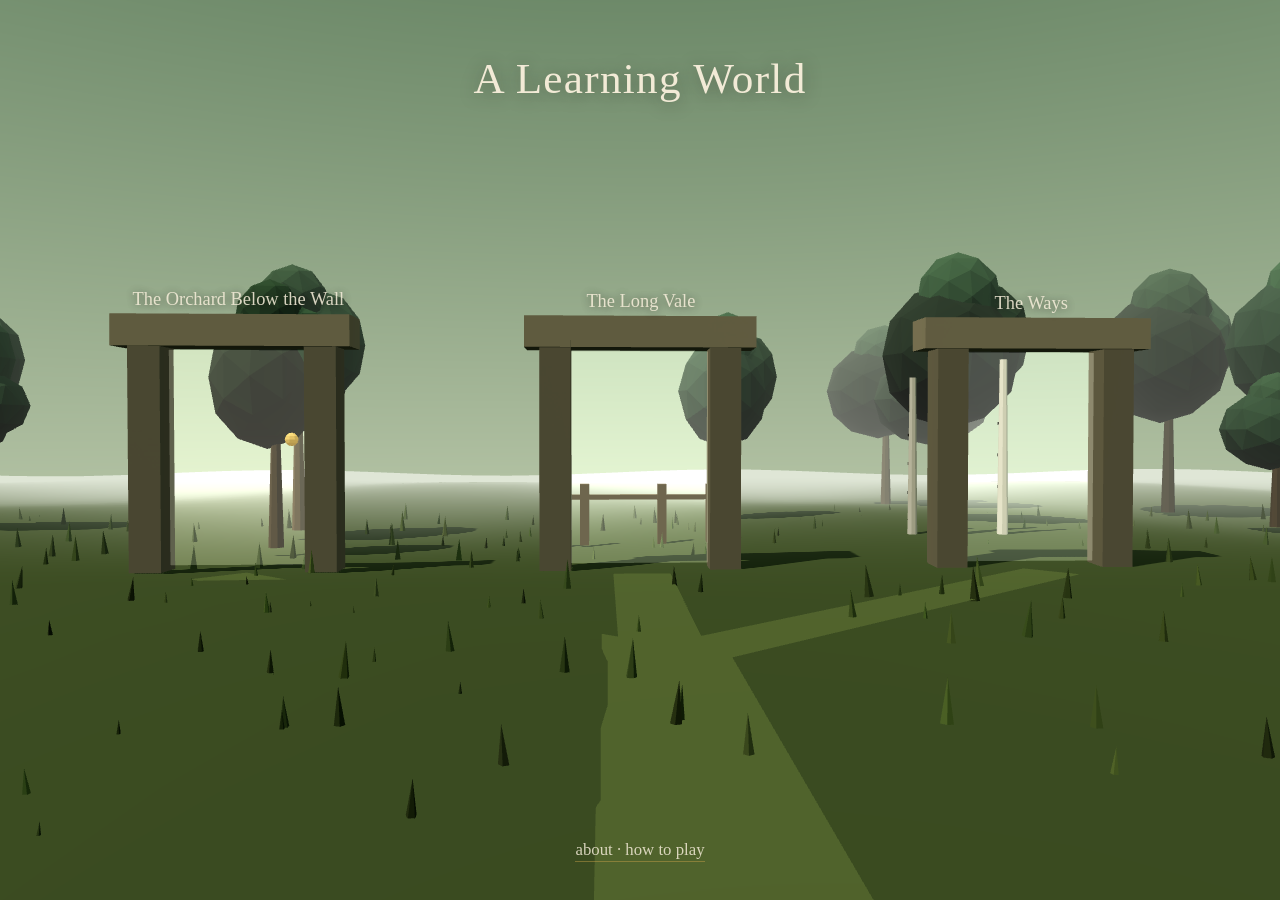
<file: index.html>
<!doctype html>
<html lang="en">
<head>
<meta charset="utf-8">
<meta name="viewport" content="width=device-width, initial-scale=1">
<title>A Learning World</title>
<style>
  * { margin: 0; box-sizing: border-box; }
  html, body { height: 100%; overflow: hidden; background: #26221d; }
  canvas { display: block; cursor: default; }
  #title {
    position: fixed; top: 6vh; left: 0; right: 0; text-align: center; pointer-events: none;
    color: #f2ead6; font: normal 2.7em Georgia, serif; letter-spacing: .03em;
    text-shadow: 0 2px 18px #26221d66;
  }
  .door {
    position: fixed; transform: translate(-50%, 0); text-align: center; pointer-events: none;
    color: #f2ead6; font: 1.15em Georgia, serif; text-shadow: 0 1px 10px #26221daa;
    transition: opacity .15s; opacity: .88; width: 240px;
  }
  .door.hot { opacity: 1; }
  .door.hot::after { content: ''; display: block; width: 42px; height: 2px; background: #c8a24a; margin: .45em auto 0; }
  #about {
    position: fixed; bottom: 4.5vh; left: 0; right: 0; text-align: center; z-index: 2;
  }
  #about a {
    color: #f2ead6; font: 1.05em Georgia, serif; text-decoration: none; opacity: .85;
    border-bottom: 1px solid #c8a24a88; padding-bottom: 2px;
  }
  #about a:hover { opacity: 1; border-bottom-color: #c8a24a; }
</style>
</head>
<body>
<div id="title">A Learning World</div>
<div class="door" id="d0">The Orchard Below the Wall</div>
<div class="door" id="d1">The Long Vale</div>
<div class="door" id="d2">The Ways</div>
<div id="about"><a href="about.html">about · how to play</a></div>
<canvas id="c"></canvas>
<script type="module">
import * as THREE from './vendor/three/three.module.js';
import { rng, mat, jitter, tree } from './js/build.js';

const P = {
  canopyFar: '#2b4438', canopyMid: '#33553f', canopyNear: '#223a2e', trunk: '#5a4a38',
  ground: '#4a5c3a', groundLit: '#5c6f45', sky: '#cfd9c4', skyHigh: '#a8bda6', mist: '#dfe6d6',
};
const canvas = document.getElementById('c');
const renderer = new THREE.WebGLRenderer({ canvas, antialias: true });
renderer.setPixelRatio(Math.min(devicePixelRatio || 1, 2));
renderer.shadowMap.enabled = true;
renderer.shadowMap.type = THREE.PCFSoftShadowMap;
renderer.toneMapping = THREE.ACESFilmicToneMapping;
renderer.toneMappingExposure = 1.14;

const scene = new THREE.Scene();
scene.fog = new THREE.Fog(new THREE.Color(P.mist), 16, 60);
const camera = new THREE.PerspectiveCamera(50, 1, .1, 200);

const sky = new THREE.Mesh(
  new THREE.SphereGeometry(150, 24, 12),
  new THREE.ShaderMaterial({
    side: THREE.BackSide, depthWrite: false, fog: false,
    uniforms: { top: { value: new THREE.Color(P.skyHigh) }, bottom: { value: new THREE.Color(P.mist) } },
    vertexShader: 'varying vec3 vP; void main(){ vP = position; gl_Position = projectionMatrix * modelViewMatrix * vec4(position,1.0); }',
    fragmentShader: 'uniform vec3 top; uniform vec3 bottom; varying vec3 vP; void main(){ float t = clamp(normalize(vP).y * 1.6 + 0.18, 0.0, 1.0); gl_FragColor = vec4(mix(bottom, top, t), 1.0); }',
  })
);
scene.add(sky);
scene.add(new THREE.HemisphereLight(new THREE.Color(P.sky), new THREE.Color('#43503b'), 1.05));
scene.add(new THREE.AmbientLight(new THREE.Color('#4a5540'), .8));
const sun = new THREE.DirectionalLight('#f6e8c8', 1.7);
sun.position.set(10, 20, -6); sun.castShadow = true;
sun.shadow.mapSize.set(2048, 2048);
Object.assign(sun.shadow.camera, { left: -26, right: 26, top: 30, bottom: -20, near: 1, far: 60 });
sun.shadow.bias = -.0004;
scene.add(sun);

const r = rng(515);
const ground = new THREE.Mesh(new THREE.PlaneGeometry(120, 120, 48, 48), mat(P.ground, { flatShading: false }));
ground.rotateX(-Math.PI / 2);
{ const a = ground.geometry.attributes.position;
  for (let i = 0; i < a.count; i++) a.setZ(i, Math.sin(a.getX(i) * .2) * Math.cos(a.getY(i) * .17) * .3);
  ground.geometry.computeVertexNormals();
}
ground.receiveShadow = true;
scene.add(ground);

// a worn way forking to the three doors
const strip = (x0, z0, x1, z1, w) => {
  const L = Math.hypot(x1 - x0, z1 - z0);
  const m = new THREE.Mesh(new THREE.PlaneGeometry(w, L), mat(P.groundLit, { flatShading: false }));
  m.rotateX(-Math.PI / 2);
  m.rotation.z = Math.atan2(x1 - x0, z1 - z0);
  m.position.set((x0 + x1) / 2, .04, (z0 + z1) / 2);
  m.receiveShadow = true;
  scene.add(m);
};
strip(0, -12, 0, 2, 1.6);
strip(0, 2, -8, 9, 1.1); strip(0, 2, 0, 9, 1.1); strip(0, 2, 8, 9, 1.1);

// camera looks north, so +x lands on screen-LEFT: first build leftmost
const DOORS = [
  { x: 8,  href: 'orchard.html', glow: '#e8d9a8' },
  { x: 0,  href: 'vale.html',   glow: '#cfe0b8' },
  { x: -8, href: 'wood.html',   glow: '#eef2da' },
];
const pickables = [];
for (const [i, d] of DOORS.entries()) {
  const g = new THREE.Group();
  for (const dx of [-1.7, 1.7]) {
    const post = new THREE.Mesh(new THREE.BoxGeometry(.62, 4.6, .62), mat('#8a8578'));
    post.position.set(dx, 2.3, 0); post.castShadow = true; g.add(post);
  }
  const lintel = new THREE.Mesh(new THREE.BoxGeometry(4.6, .62, .8), mat('#a49d8c'));
  lintel.position.y = 4.75; lintel.castShadow = true; g.add(lintel);
  const slab = new THREE.Mesh(new THREE.PlaneGeometry(3.1, 4.3),
    new THREE.MeshBasicMaterial({ color: d.glow, transparent: true, opacity: .22, depthWrite: false, side: THREE.DoubleSide, blending: THREE.AdditiveBlending }));
  slab.position.set(0, 2.25, .1);
  g.add(slab);
  d.slab = slab;
  const hit = new THREE.Mesh(new THREE.BoxGeometry(4.8, 5.6, 3), new THREE.MeshBasicMaterial({ visible: false }));
  hit.position.set(0, 2.6, 0);
  hit.userData.door = i;
  g.add(hit);
  pickables.push(hit);
  g.position.set(d.x, 0, 10);
  scene.add(g);
}
// what stands beyond each door — a sliver of its world
{ // orchard: the fig tree, one gold fruit
  const t = tree(P, 91, 1.15); t.group.position.set(8.6, 0, 14); scene.add(t.group);
  const fig = new THREE.Mesh(new THREE.SphereGeometry(.16, 8, 6), mat('#c8a24a', { emissive: new THREE.Color('#7a5c1e'), emissiveIntensity: .6 }));
  fig.position.set(8.1, 2.6, 13.6); scene.add(fig);
}
{ // vale: a gate fence with its open door
  for (const dx of [-1.9, -.7, 1.2, 2.1]) {
    const post = new THREE.Mesh(new THREE.BoxGeometry(.22, 1.5, .22), mat('#6b5a40'));
    post.position.set(dx, .75, 14.2); post.castShadow = true; scene.add(post);
  }
  const rail = new THREE.Mesh(new THREE.BoxGeometry(4.6, .12, .14), mat('#6b5a40'));
  rail.position.set(0, 1.18, 14.2); scene.add(rail);
}
{ // the ways: three slim birch trunks, ways parting
  for (const [dx, s] of [[-9.3, 1], [-8.2, 1.2], [-7, .9]]) {
    const b = new THREE.Mesh(new THREE.CylinderGeometry(.09 * s, .14 * s, 4.6 * s, 7), mat('#e8e4da'));
    b.position.set(dx, 2.3 * s, 14.4); b.castShadow = true; scene.add(b);
    for (let k = 0; k < 5; k++) {
      const dash = new THREE.Mesh(new THREE.BoxGeometry(.16 * s, .07, .04), mat('#33302a'));
      dash.position.set(dx, (0.6 + k * .8) * s, 14.4 + .12);
      scene.add(dash);
    }
  }
}
// framing forest
for (let i = 0; i < 46; i++) {
  const x = -34 + r() * 68, z = -6 + r() * 34;
  if (Math.abs(x) < 12 && z < 16) continue;
  if (z > 8 && z < 13) continue;
  const t = tree(P, Math.round(x * 977 + z * 131), .9 + r() * .7);
  t.group.position.set(x, 0, z);
  scene.add(t.group);
}
{ // grass
  const geo = new THREE.ConeGeometry(.045, .3, 5); geo.translate(0, .15, 0);
  const m = new THREE.MeshStandardMaterial({ flatShading: true, roughness: 1 });
  const inst = new THREE.InstancedMesh(geo, m, 500);
  const M = new THREE.Matrix4(), q = new THREE.Quaternion(), e = new THREE.Euler(), sc = new THREE.Vector3();
  for (let i = 0; i < 500; i++) {
    const x = -30 + r() * 60, z = -10 + r() * 32;
    e.set((r() - .5) * .2, r() * Math.PI, (r() - .5) * .2); q.setFromEuler(e);
    sc.setScalar(.7 + r() * 1.2);
    M.compose(new THREE.Vector3(x, 0, z), q, sc);
    inst.setMatrixAt(i, M);
    inst.setColorAt(i, jitter(r() < .3 ? P.groundLit : '#54683c', r, .02, .1, .1));
  }
  inst.receiveShadow = true;
  scene.add(inst);
}

// hover + click
const ray = new THREE.Raycaster();
const mouse = new THREE.Vector2(9, 9);
let hot = -1;
const toNDC = (cx, cy) => mouse.set((cx / innerWidth) * 2 - 1, -(cy / innerHeight) * 2 + 1);
addEventListener('pointermove', (ev) => toNDC(ev.clientX, ev.clientY));
addEventListener('mousemove', (ev) => toNDC(ev.clientX, ev.clientY));
addEventListener('click', (ev) => {
  // the click carries its own aim — never dependent on a prior hover
  toNDC(ev.clientX, ev.clientY);
  ray.setFromCamera(mouse, camera);
  const h = ray.intersectObjects(pickables, false)[0];
  if (h) location.href = DOORS[h.object.userData.door].href;
});
addEventListener('keydown', (e) => { if (/^[1-3]$/.test(e.key)) location.href = DOORS[+e.key - 1].href; });

const labels = [document.getElementById('d0'), document.getElementById('d1'), document.getElementById('d2')];
const _v = new THREE.Vector3();

function resize() {
  renderer.setSize(innerWidth, innerHeight);
  camera.aspect = innerWidth / innerHeight;
  camera.updateProjectionMatrix();
}
addEventListener('resize', resize); resize();

let t0 = performance.now();
function frame(now) {
  const t = (now - t0) / 1000;
  camera.position.set(Math.sin(t * .12) * .8, 2.6 + Math.sin(t * .21) * .12, -9.5);
  camera.lookAt(0, 2.4, 10);

  ray.setFromCamera(mouse, camera);
  const h = ray.intersectObjects(pickables, false)[0];
  hot = h ? h.object.userData.door : -1;
  canvas.style.cursor = hot >= 0 ? 'pointer' : 'default';
  for (const [i, d] of DOORS.entries()) {
    d.slab.material.opacity = .22 + (i === hot ? .16 : 0) + Math.sin(t * 2 + i) * .02;
    labels[i].classList.toggle('hot', i === hot);
    _v.set(d.x, 5.6, 10).project(camera);
    const lx = Math.max(126, Math.min(innerWidth - 126, (_v.x * .5 + .5) * innerWidth));
    labels[i].style.left = lx + 'px';
    labels[i].style.top = ((-_v.y * .5 + .5) * innerHeight) + 'px';
  }
  renderer.render(scene, camera);
  requestAnimationFrame(frame);
}
requestAnimationFrame(frame);
</script>
</body>
</html>
</file>
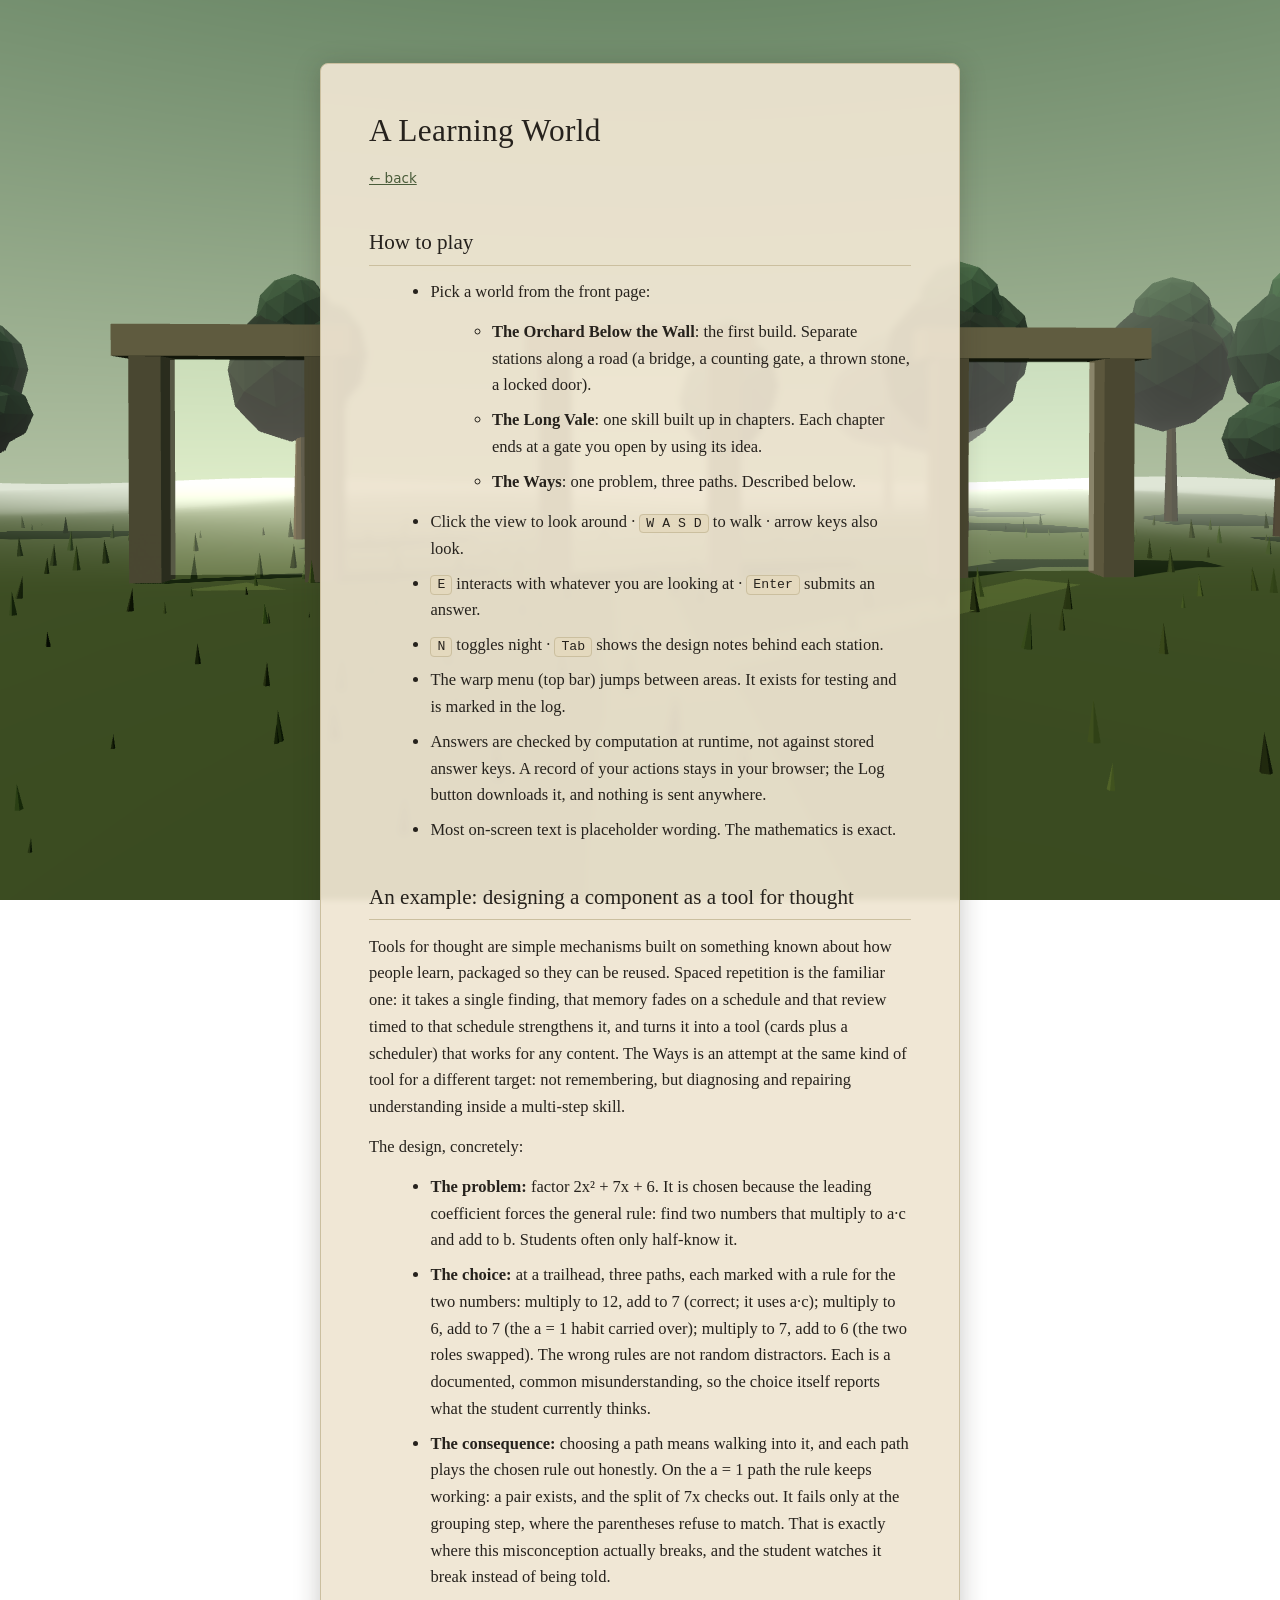
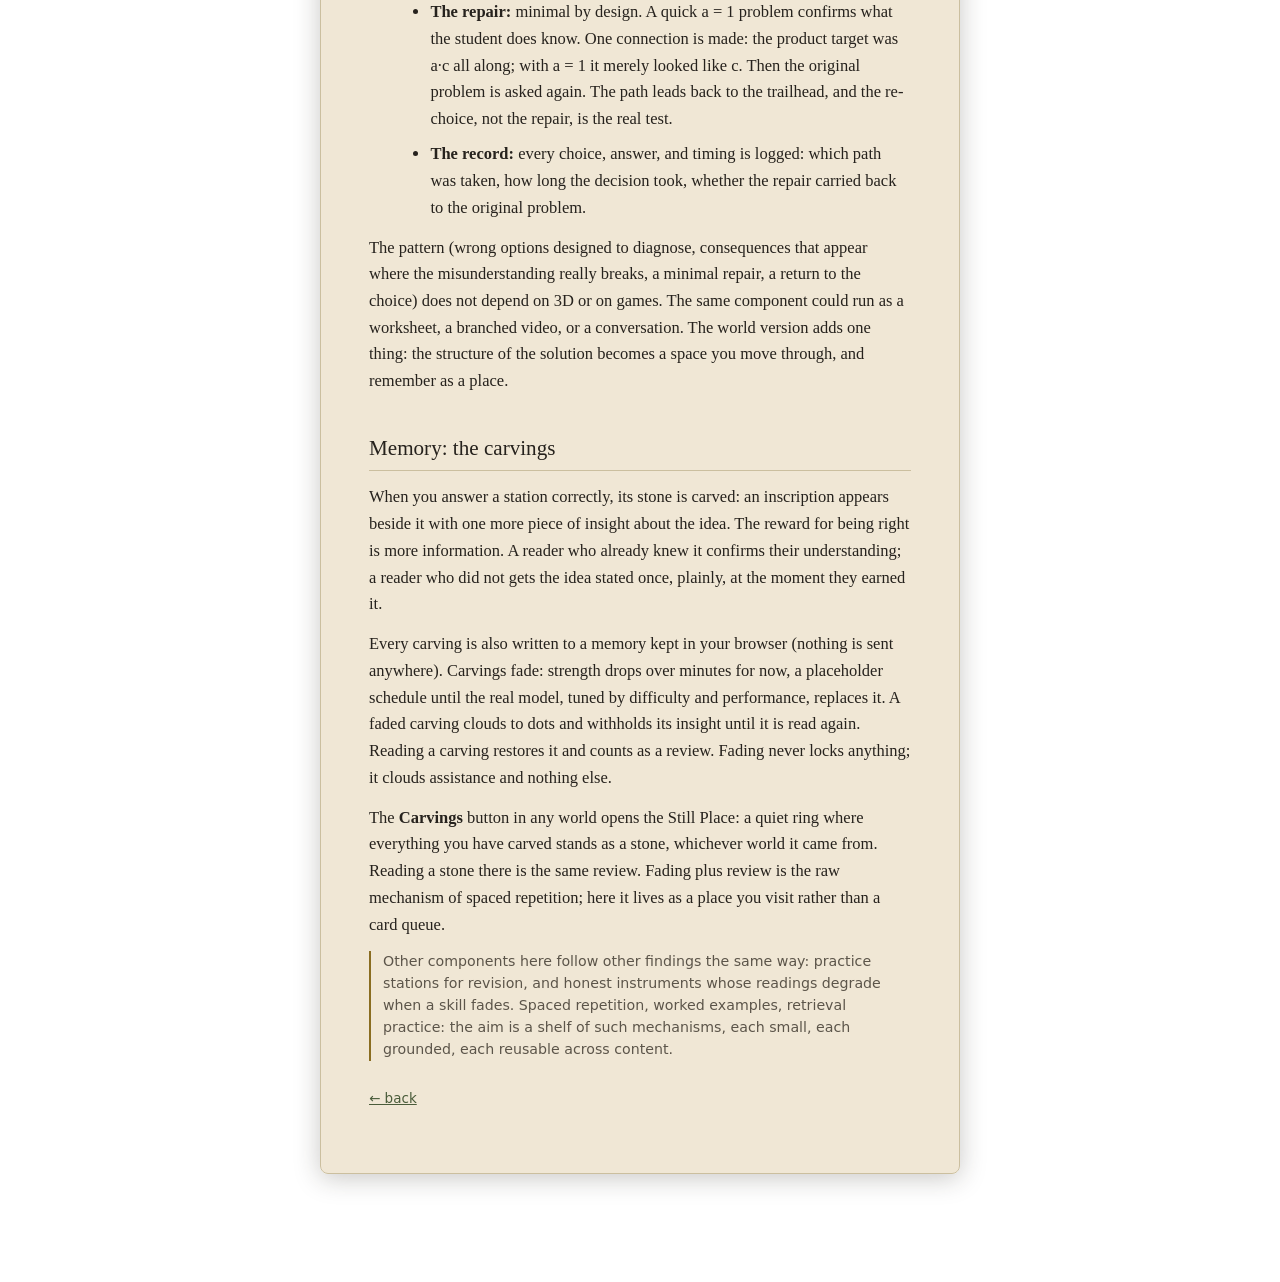
<file: about.html>
<!doctype html>
<html lang="en">
<head>
<meta charset="utf-8">
<meta name="viewport" content="width=device-width, initial-scale=1">
<title>About — A Learning World</title>
<style>
  :root{
    --ink:#26221d; --ink-soft:#5c554a; --gold:#8a6d21;
    --parchment:#efe6d2; --line:#cbbf9f;
    --serif: ui-serif, "Iowan Old Style", "Palatino Linotype", Palatino, Georgia, serif;
    --sans: ui-sans-serif, -apple-system, "Segoe UI", Roboto, system-ui, sans-serif;
    --mono: ui-monospace, "SF Mono", Menlo, monospace;
  }
  * { margin: 0; box-sizing: border-box; }
  body { color: var(--ink); font: 16.5px/1.62 var(--serif); }
  #bg { position: fixed; inset: 0; z-index: 0; }
  main { position: relative; z-index: 1; display: flex; justify-content: center; padding: 7vh 20px 12vh; }
  article {
    max-width: 640px; background: rgba(239,230,210,.93); border: 1px solid var(--line);
    border-radius: 8px; padding: 42px 48px 38px; box-shadow: 0 4px 26px rgba(38,34,29,.25);
    backdrop-filter: blur(3px);
  }
  h1 { font-weight: normal; font-size: 1.9em; margin-bottom: .15em; letter-spacing: .01em; }
  .back { font-family: var(--sans); font-size: .82em; margin-bottom: 1.8em; }
  a { color: #4a5c3a; }
  h2 { font-weight: normal; font-size: 1.28em; margin: 1.7em 0 .5em; border-bottom: 1px solid var(--line); padding-bottom: .25em; }
  p { margin: .8em 0; }
  ul { margin: .8em 0 .8em 1.3em; }
  li { margin: .5em 0; }
  b { font-weight: 600; }
  .k { font-family: var(--mono); font-size: .8em; background: #e4d9be; border: 1px solid var(--line); padding: .1em .45em; border-radius: 4px; }
  .quiet { color: var(--ink-soft); font-family: var(--sans); font-size: .86em; line-height: 1.55; border-left: 2px solid var(--gold); padding-left: 12px; }
  @media (max-width: 640px) { article { padding: 30px 22px; } }
</style>
</head>
<body>
<canvas id="bg"></canvas>
<main>
<article>
  <h1>A Learning World</h1>
  <p class="back"><a href="index.html">← back</a></p>

  <h2>How to play</h2>
  <ul>
    <li>Pick a world from the front page:
      <ul>
        <li><b>The Orchard Below the Wall</b>: the first build. Separate stations along a road (a bridge, a counting gate, a thrown stone, a locked door).</li>
        <li><b>The Long Vale</b>: one skill built up in chapters. Each chapter ends at a gate you open by using its idea.</li>
        <li><b>The Ways</b>: one problem, three paths. Described below.</li>
      </ul>
    </li>
    <li>Click the view to look around · <span class="k">W A S D</span> to walk · arrow keys also look.</li>
    <li><span class="k">E</span> interacts with whatever you are looking at · <span class="k">Enter</span> submits an answer.</li>
    <li><span class="k">N</span> toggles night · <span class="k">Tab</span> shows the design notes behind each station.</li>
    <li>The warp menu (top bar) jumps between areas. It exists for testing and is marked in the log.</li>
    <li>Answers are checked by computation at runtime, not against stored answer keys. A record of your actions stays in your browser; the Log button downloads it, and nothing is sent anywhere.</li>
    <li>Most on-screen text is placeholder wording. The mathematics is exact.</li>
  </ul>

  <h2>An example: designing a component as a tool for thought</h2>

  <p>Tools for thought are simple mechanisms built on something known about how
  people learn, packaged so they can be reused. Spaced repetition is the
  familiar one: it takes a single finding, that memory fades on a schedule and
  that review timed to that schedule strengthens it, and turns it into a tool
  (cards plus a scheduler) that works for any content. The Ways is an attempt
  at the same kind of tool for a different target: not remembering, but
  diagnosing and repairing understanding inside a multi-step skill.</p>

  <p>The design, concretely:</p>

  <ul>
    <li><b>The problem:</b> factor 2x² + 7x + 6. It is chosen because the
    leading coefficient forces the general rule: find two numbers that
    multiply to a·c and add to b. Students often only half-know it.</li>
    <li><b>The choice:</b> at a trailhead, three paths, each marked with a rule
    for the two numbers: multiply to 12, add to 7 (correct; it uses a·c);
    multiply to 6, add to 7 (the a = 1 habit carried over); multiply to 7, add
    to 6 (the two roles swapped). The wrong rules are not random distractors.
    Each is a documented, common misunderstanding, so the choice itself
    reports what the student currently thinks.</li>
    <li><b>The consequence:</b> choosing a path means walking into it, and each
    path plays the chosen rule out honestly. On the a = 1 path the rule keeps
    working: a pair exists, and the split of 7x checks out. It fails only at
    the grouping step, where the parentheses refuse to match. That is exactly
    where this misconception actually breaks, and the student watches it break
    instead of being told.</li>
    <li><b>The repair:</b> minimal by design. A quick a = 1 problem confirms
    what the student does know. One connection is made: the product target was
    a·c all along; with a = 1 it merely looked like c. Then the original
    problem is asked again. The path leads back to the trailhead, and the
    re-choice, not the repair, is the real test.</li>
    <li><b>The record:</b> every choice, answer, and timing is logged: which
    path was taken, how long the decision took, whether the repair carried
    back to the original problem.</li>
  </ul>

  <p>The pattern (wrong options designed to diagnose, consequences that appear
  where the misunderstanding really breaks, a minimal repair, a return to the
  choice) does not depend on 3D or on games. The same component could run as a
  worksheet, a branched video, or a conversation. The world version adds one
  thing: the structure of the solution becomes a space you move through, and
  remember as a place.</p>

  <h2>Memory: the carvings</h2>

  <p>When you answer a station correctly, its stone is carved: an inscription
  appears beside it with one more piece of insight about the idea. The reward
  for being right is more information. A reader who already knew it confirms
  their understanding; a reader who did not gets the idea stated once, plainly,
  at the moment they earned it.</p>

  <p>Every carving is also written to a memory kept in your browser (nothing is
  sent anywhere). Carvings fade: strength drops over minutes for now, a
  placeholder schedule until the real model, tuned by difficulty and
  performance, replaces it. A faded carving clouds to dots and withholds its
  insight until it is read again. Reading a carving restores it and counts as
  a review. Fading never locks anything; it clouds assistance and nothing
  else.</p>

  <p>The <b>Carvings</b> button in any world opens the Still Place: a quiet
  ring where everything you have carved stands as a stone, whichever world it
  came from. Reading a stone there is the same review. Fading plus review is
  the raw mechanism of spaced repetition; here it lives as a place you visit
  rather than a card queue.</p>

  <p class="quiet">Other components here follow other findings the same way:
  practice stations for revision, and honest instruments whose readings degrade
  when a skill fades. Spaced repetition, worked examples, retrieval practice:
  the aim is a shelf of such mechanisms, each small, each grounded, each
  reusable across content.</p>

  <p class="back" style="margin-top:2em"><a href="index.html">← back</a></p>
</article>
</main>
<script type="module">
import * as THREE from './vendor/three/three.module.js';
import { rng, mat, jitter, tree } from './js/build.js';

const P = {
  canopyFar: '#2b4438', canopyMid: '#33553f', canopyNear: '#223a2e', trunk: '#5a4a38',
  ground: '#4a5c3a', groundLit: '#5c6f45', sky: '#cfd9c4', skyHigh: '#a8bda6', mist: '#dfe6d6',
};
const canvas = document.getElementById('bg');
const renderer = new THREE.WebGLRenderer({ canvas, antialias: true });
renderer.setPixelRatio(Math.min(devicePixelRatio || 1, 2));
renderer.shadowMap.enabled = true;
renderer.shadowMap.type = THREE.PCFSoftShadowMap;
renderer.toneMapping = THREE.ACESFilmicToneMapping;
renderer.toneMappingExposure = 1.14;

const scene = new THREE.Scene();
scene.fog = new THREE.Fog(new THREE.Color(P.mist), 16, 60);
const camera = new THREE.PerspectiveCamera(50, 1, .1, 200);

const sky = new THREE.Mesh(
  new THREE.SphereGeometry(150, 24, 12),
  new THREE.ShaderMaterial({
    side: THREE.BackSide, depthWrite: false, fog: false,
    uniforms: { top: { value: new THREE.Color(P.skyHigh) }, bottom: { value: new THREE.Color(P.mist) } },
    vertexShader: 'varying vec3 vP; void main(){ vP = position; gl_Position = projectionMatrix * modelViewMatrix * vec4(position,1.0); }',
    fragmentShader: 'uniform vec3 top; uniform vec3 bottom; varying vec3 vP; void main(){ float t = clamp(normalize(vP).y * 1.6 + 0.18, 0.0, 1.0); gl_FragColor = vec4(mix(bottom, top, t), 1.0); }',
  })
);
scene.add(sky);
scene.add(new THREE.HemisphereLight(new THREE.Color(P.sky), new THREE.Color('#43503b'), 1.05));
scene.add(new THREE.AmbientLight(new THREE.Color('#4a5540'), .8));
const sun = new THREE.DirectionalLight('#f6e8c8', 1.7);
sun.position.set(10, 20, -6); sun.castShadow = true;
sun.shadow.mapSize.set(2048, 2048);
Object.assign(sun.shadow.camera, { left: -26, right: 26, top: 30, bottom: -20, near: 1, far: 60 });
sun.shadow.bias = -.0004;
scene.add(sun);

const r = rng(515);
const ground = new THREE.Mesh(new THREE.PlaneGeometry(120, 120, 48, 48), mat(P.ground, { flatShading: false }));
ground.rotateX(-Math.PI / 2);
{ const a = ground.geometry.attributes.position;
  for (let i = 0; i < a.count; i++) a.setZ(i, Math.sin(a.getX(i) * .2) * Math.cos(a.getY(i) * .17) * .3);
  ground.geometry.computeVertexNormals();
}
ground.receiveShadow = true;
scene.add(ground);

const strip = (x0, z0, x1, z1, w) => {
  const L = Math.hypot(x1 - x0, z1 - z0);
  const m = new THREE.Mesh(new THREE.PlaneGeometry(w, L), mat(P.groundLit, { flatShading: false }));
  m.rotateX(-Math.PI / 2);
  m.rotation.z = Math.atan2(x1 - x0, z1 - z0);
  m.position.set((x0 + x1) / 2, .04, (z0 + z1) / 2);
  m.receiveShadow = true;
  scene.add(m);
};
strip(0, -12, 0, 2, 1.6);
strip(0, 2, -8, 9, 1.1); strip(0, 2, 0, 9, 1.1); strip(0, 2, 8, 9, 1.1);

for (const [x, glow] of [[8, '#e8d9a8'], [0, '#cfe0b8'], [-8, '#eef2da']]) {
  const g = new THREE.Group();
  for (const dx of [-1.7, 1.7]) {
    const post = new THREE.Mesh(new THREE.BoxGeometry(.62, 4.6, .62), mat('#8a8578'));
    post.position.set(dx, 2.3, 0); post.castShadow = true; g.add(post);
  }
  const lintel = new THREE.Mesh(new THREE.BoxGeometry(4.6, .62, .8), mat('#a49d8c'));
  lintel.position.y = 4.75; lintel.castShadow = true; g.add(lintel);
  const slab = new THREE.Mesh(new THREE.PlaneGeometry(3.1, 4.3),
    new THREE.MeshBasicMaterial({ color: glow, transparent: true, opacity: .2, depthWrite: false, side: THREE.DoubleSide, blending: THREE.AdditiveBlending }));
  slab.position.set(0, 2.25, .1);
  g.add(slab);
  g.position.set(x, 0, 10);
  scene.add(g);
}
for (let i = 0; i < 46; i++) {
  const x = -34 + r() * 68, z = -6 + r() * 34;
  if (Math.abs(x) < 12 && z < 16) continue;
  if (z > 8 && z < 13) continue;
  const t = tree(P, Math.round(x * 977 + z * 131), .9 + r() * .7);
  t.group.position.set(x, 0, z);
  scene.add(t.group);
}
{
  const geo = new THREE.ConeGeometry(.045, .3, 5); geo.translate(0, .15, 0);
  const m = new THREE.MeshStandardMaterial({ flatShading: true, roughness: 1 });
  const inst = new THREE.InstancedMesh(geo, m, 500);
  const M = new THREE.Matrix4(), q = new THREE.Quaternion(), e = new THREE.Euler(), sc = new THREE.Vector3();
  for (let i = 0; i < 500; i++) {
    const x = -30 + r() * 60, z = -10 + r() * 32;
    e.set((r() - .5) * .2, r() * Math.PI, (r() - .5) * .2); q.setFromEuler(e);
    sc.setScalar(.7 + r() * 1.2);
    M.compose(new THREE.Vector3(x, 0, z), q, sc);
    inst.setMatrixAt(i, M);
    inst.setColorAt(i, jitter(r() < .3 ? P.groundLit : '#54683c', r, .02, .1, .1));
  }
  inst.receiveShadow = true;
  scene.add(inst);
}

function resize() {
  renderer.setSize(innerWidth, innerHeight);
  camera.aspect = innerWidth / innerHeight;
  camera.updateProjectionMatrix();
}
addEventListener('resize', resize); resize();

let t0 = performance.now();
(function frame(now) {
  const t = (now - t0) / 1000;
  camera.position.set(Math.sin(t * .09) * .7, 2.7 + Math.sin(t * .17) * .1, -9.5);
  camera.lookAt(0, 2.6, 10);
  renderer.render(scene, camera);
  requestAnimationFrame(frame);
})(t0);
</script>
</body>
</html>
</file>
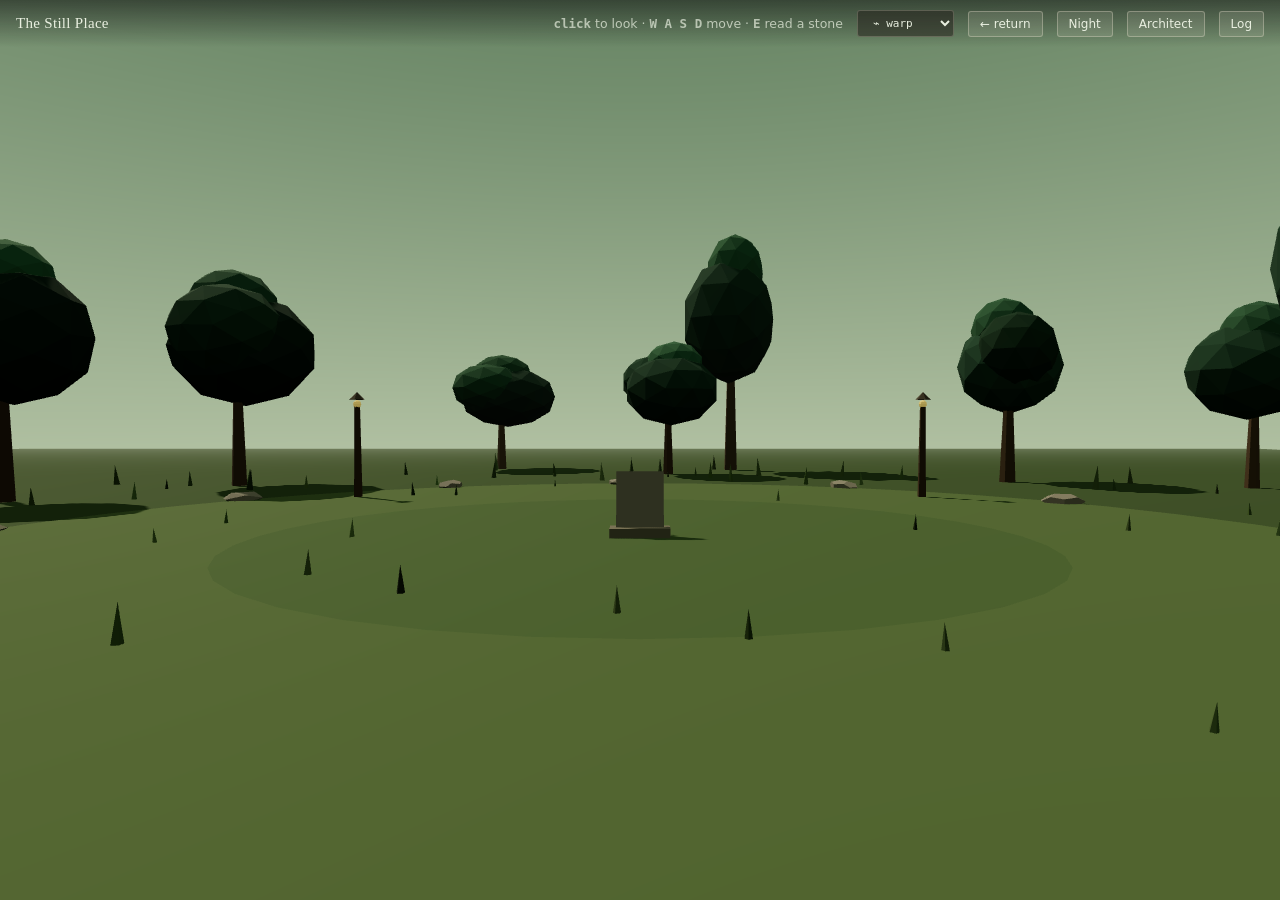
<file: still.html>
<!doctype html>
<html lang="en">
<head>
<meta charset="utf-8">
<meta name="viewport" content="width=device-width, initial-scale=1">
<title>The Still Place</title>
<link rel="stylesheet" href="vendor/katex/katex.min.css">
<link rel="stylesheet" href="style.css">
<script defer src="vendor/katex/katex.min.js"></script>
<script>window.__WORLD = 'still';</script>
</head>
<body>
<div id="app">
  <canvas id="world"></canvas>
  <div id="labels" aria-hidden="true"></div>
  <div id="crosshair" aria-hidden="true"></div>

  <header id="hud">
    <span class="hud-title">The Still Place</span>
    <span class="hud-keys"><b>click</b> to look · <b>W A S D</b> move · <b>E</b> read a stone</span>
    <select id="hud-warp" class="hud-btn hud-warp" title="testing only"></select>
    <a class="hud-btn" href="javascript:history.back()" title="return to where you were">← return</a>
    <button id="hud-night" class="hud-btn">Night</button>
    <button id="hud-arch" class="hud-btn">Architect</button>
    <button id="hud-log" class="hud-btn">Log</button>
  </header>

  <div id="prompt"></div>

  <aside id="panel">
    <button id="panel-info" aria-label="about this" title="what this is and how to use it">ⓘ</button>
    <button id="panel-close" aria-label="close">×</button>
    <div id="panel-help"></div>
    <div id="panel-body"></div>
  </aside>
</div>
<script type="module" src="js/main.js"></script>
</body>
</html>
</file>
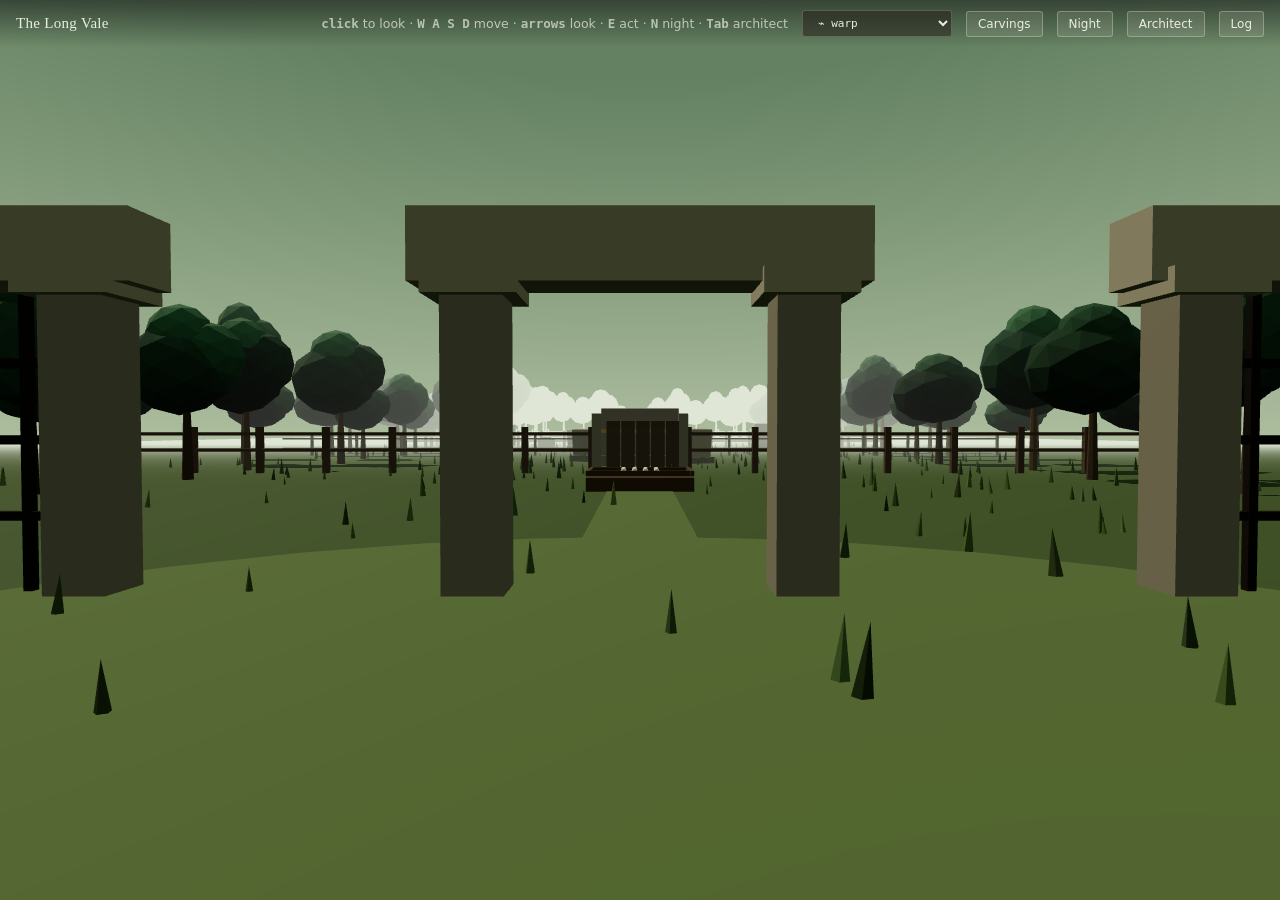
<file: vale.html>
<!doctype html>
<html lang="en">
<head>
<meta charset="utf-8">
<meta name="viewport" content="width=device-width, initial-scale=1">
<title>The Long Vale — factorization world</title>
<link rel="stylesheet" href="vendor/katex/katex.min.css">
<link rel="stylesheet" href="style.css">
<script defer src="vendor/katex/katex.min.js"></script>
<script>window.__WORLD = 'vale';</script>
</head>
<body>
<div id="app">
  <canvas id="world"></canvas>
  <div id="labels" aria-hidden="true"></div>
  <div id="crosshair" aria-hidden="true"></div>

  <header id="hud">
    <span class="hud-title">The Long Vale</span>
    <span class="hud-keys"><b>click</b> to look · <b>W A S D</b> move · <b>arrows</b> look · <b>E</b> act · <b>N</b> night · <b>Tab</b> architect</span>
    <select id="hud-warp" class="hud-btn hud-warp" title="testing only: jump to a chapter with its preconditions set"></select>
    <a class="hud-btn" href="still.html" title="everything you have carved stands in the still place; reading a stone restores it">Carvings</a>
    <button id="hud-night" class="hud-btn">Night</button>
    <button id="hud-arch" class="hud-btn">Architect</button>
    <button id="hud-log" class="hud-btn">Log</button>
  </header>

  <div id="prompt"></div>

  <aside id="panel">
    <button id="panel-info" aria-label="about this" title="what this is and how to use it">ⓘ</button>
    <button id="panel-close" aria-label="close">×</button>
    <div id="panel-help"></div>
    <div id="panel-body"></div>
  </aside>
</div>
<script type="module" src="js/main.js"></script>
</body>
</html>
</file>
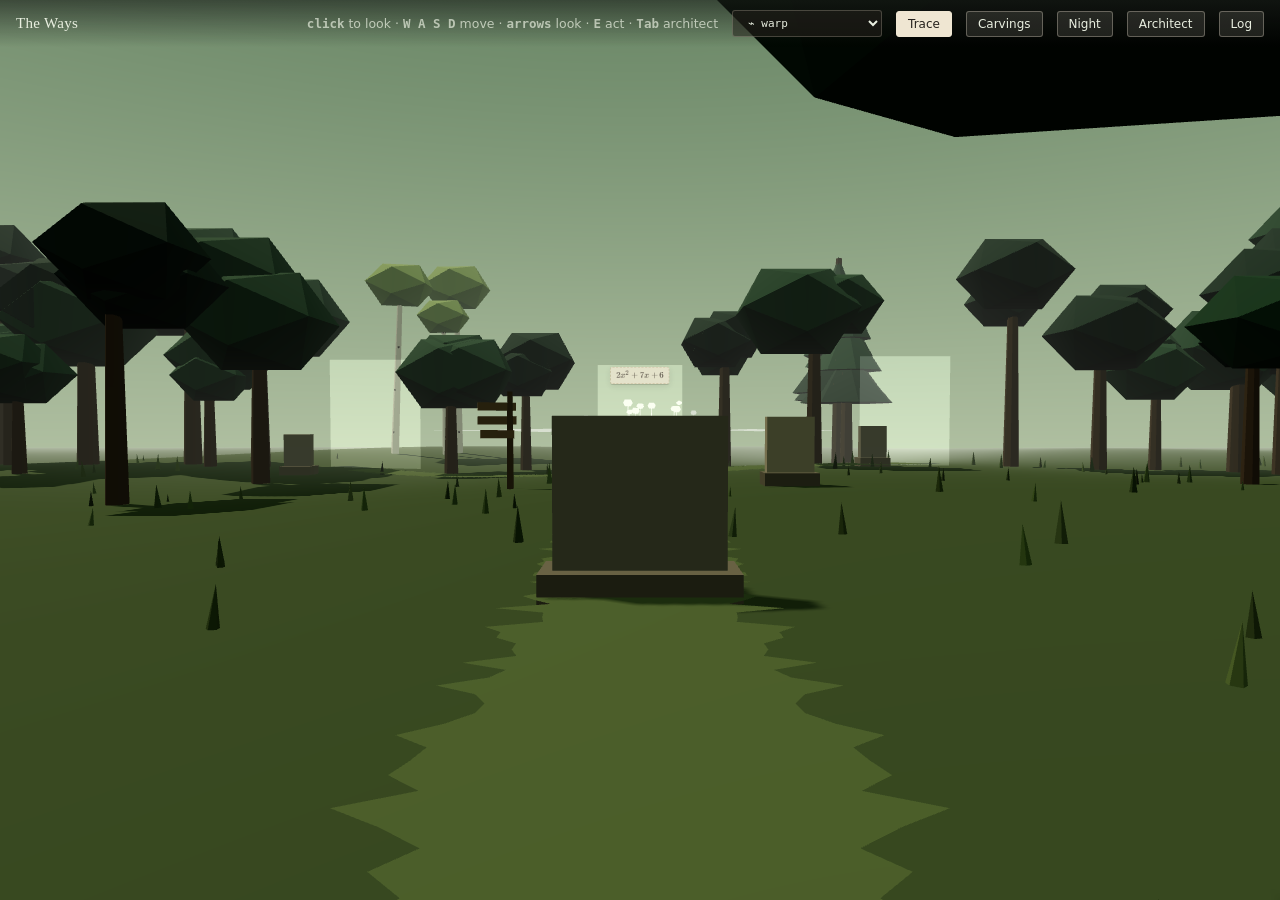
<file: wood.html>
<!doctype html>
<html lang="en">
<head>
<meta charset="utf-8">
<meta name="viewport" content="width=device-width, initial-scale=1">
<title>The Ways — trajectory wood</title>
<link rel="stylesheet" href="vendor/katex/katex.min.css">
<link rel="stylesheet" href="style.css">
<script defer src="vendor/katex/katex.min.js"></script>
<script>window.__WORLD = 'wood';</script>
</head>
<body>
<div id="app">
  <canvas id="world"></canvas>
  <div id="labels" aria-hidden="true"></div>
  <div id="crosshair" aria-hidden="true"></div>

  <header id="hud">
    <span class="hud-title">The Ways</span>
    <span class="hud-keys"><b>click</b> to look · <b>W A S D</b> move · <b>arrows</b> look · <b>E</b> act · <b>Tab</b> architect</span>
    <select id="hud-warp" class="hud-btn hud-warp" title="testing only: jump to a station with its preconditions set"></select>
    <button id="hud-trace" class="hud-btn" title="a faint trace of what you last did; turn it off or on">Trace</button>
    <a class="hud-btn" href="still.html" title="everything you have carved stands in the still place; reading a stone restores it">Carvings</a>
    <button id="hud-night" class="hud-btn">Night</button>
    <button id="hud-arch" class="hud-btn">Architect</button>
    <button id="hud-log" class="hud-btn">Log</button>
  </header>

  <div id="prompt"></div>

  <aside id="panel">
    <button id="panel-info" aria-label="about this" title="what this is and how to use it">ⓘ</button>
    <button id="panel-close" aria-label="close">×</button>
    <div id="panel-help"></div>
    <div id="panel-body"></div>
  </aside>
</div>
<script type="module" src="js/main.js"></script>
</body>
</html>
</file>
<file: style.css>
/* Art direction: ancient, soft-graphic, flat. Parchment and ink, one brick accent,
   one gold. No gradients doing work a shape should do. Prose is set for reading,
   because most of the player's time is spent reading. */

:root{
  --ink:#26221d; --ink-soft:#5c554a; --brick:#a8432e; --gold:#8a6d21;
  --parchment:#efe6d2; --vellum:#e4d9be; --line:#cbbf9f;
  --panel-w: 430px;
  --serif: ui-serif, "Iowan Old Style", "Palatino Linotype", Palatino, Georgia, serif;
  --sans: ui-sans-serif, -apple-system, "Segoe UI", Roboto, system-ui, sans-serif;
  --mono: ui-monospace, "SF Mono", Menlo, monospace;
}
*{box-sizing:border-box}
html,body{height:100%;margin:0;background:#1a1f1a;color:var(--ink);font-family:var(--serif)}
#app{position:fixed;inset:0;overflow:hidden}
#world{position:absolute;inset:0;width:100%;height:100%;display:block}
#labels{position:absolute;inset:0;pointer-events:none;overflow:hidden}

/* ---------- world-space labels: mathematics pinned to world coordinates ---------- */
.wlabel{
  position:absolute;left:0;top:0;white-space:nowrap;pointer-events:none;
  will-change:transform;font-size:13.5px;line-height:1;
  padding:5px 9px;border-radius:3px;
  background:rgba(239,230,210,.94);border:1px solid var(--line);
  color:var(--ink);box-shadow:0 1px 0 rgba(38,34,29,.16), 0 3px 10px rgba(38,34,29,.10);
}
.wlabel .katex{font-size:1.02em}
.wlabel-rule{background:rgba(239,230,210,.74);border-style:dashed;color:var(--ink-soft);font-size:12px;padding:3px 7px}
.wlabel-claim{background:var(--brick);border-color:#7d2f1f;color:#fbeee9}
.wlabel-claim .katex{color:#fbeee9}
.wlabel-solved{background:var(--parchment);border-color:var(--gold);box-shadow:0 0 0 3px rgba(200,162,74,.18),0 3px 10px rgba(38,34,29,.12)}
.wlabel-partial{background:repeating-linear-gradient(135deg,rgba(239,230,210,.95),rgba(239,230,210,.95) 6px,rgba(228,217,190,.95) 6px,rgba(228,217,190,.95) 12px);border-style:dashed;border-color:var(--brick);color:var(--ink-soft)}
.wlabel-model,.wlabel-model-partial{font-size:12.5px;background:rgba(239,230,210,.97)}
.wlabel-model-partial{border-style:dashed;border-color:var(--brick)}
.wlabel-architect{font-family:var(--mono);font-size:10.5px;letter-spacing:.02em;background:rgba(38,34,29,.88);color:#d8e6c9;border-color:#3c4a37;padding:3px 6px}
.wlabel-architect .katex{color:#d8e6c9;font-size:.95em}

/* ---------- hud ---------- */
#hud{position:absolute;top:0;left:0;right:0;display:flex;align-items:center;gap:14px;
  padding:10px 16px;font-family:var(--sans);font-size:12.5px;
  background:linear-gradient(rgba(26,31,26,.62),rgba(26,31,26,0));color:#e9efe0}
.hud-title{font-family:var(--serif);font-size:15px;letter-spacing:.02em}
.hud-keys{opacity:.72;margin-left:auto}
.hud-keys b{font-family:var(--mono);opacity:.95}
.hud-btn{font-family:var(--sans);font-size:12px;padding:5px 11px;border-radius:3px;cursor:pointer;
  background:rgba(239,230,210,.12);border:1px solid rgba(239,230,210,.32);color:#e9efe0;text-decoration:none}
.hud-btn:hover{background:rgba(239,230,210,.22)}
.hud-btn.is-on{background:var(--parchment);color:var(--ink);border-color:var(--parchment)}

/* ---------- proximity prompt ---------- */
#prompt{position:absolute;left:50%;bottom:34px;transform:translateX(-50%) translateY(8px);
  opacity:0;transition:opacity .16s,transform .16s;pointer-events:none;
  background:rgba(38,34,29,.9);color:var(--parchment);padding:8px 15px;border-radius:4px;
  font-family:var(--sans);font-size:13px;letter-spacing:.01em}
#prompt.show{opacity:1;transform:translateX(-50%) translateY(0)}
#prompt em{opacity:.66;font-style:italic;font-family:var(--serif)}
.ekey{display:inline-block;font-family:var(--mono);font-size:11px;background:var(--parchment);color:var(--ink);
  padding:1px 6px;border-radius:2px;margin-right:6px}

/* ---------- panel: the long-form surface ---------- */
/* a floating parchment card, not a separate section: the world stays present
   around it, it breathes in and out, and walking away dissolves it */
#panel{position:absolute;top:auto;right:16px;bottom:16px;width:404px;max-width:88vw;max-height:72vh;
  background:rgba(239,230,210,.97);border:1px solid var(--line);border-radius:10px;
  transform:translateY(14px);opacity:0;pointer-events:none;
  transition:transform .18s ease,opacity .18s ease;overflow-y:auto;
  box-shadow:0 14px 44px rgba(26,31,26,.36)}
#panel.open{transform:none;opacity:1;pointer-events:auto}
@keyframes panel-nudge{0%,100%{translate:0 0}25%{translate:-4px 0}55%{translate:3px 0}80%{translate:-2px 0}}
#panel.nudge{animation:panel-nudge .2s ease}
#panel-close{position:absolute;top:10px;right:12px;border:0;background:transparent;font-size:22px;
  line-height:1;color:var(--ink-soft);cursor:pointer;font-family:var(--sans)}
#panel-info{position:absolute;top:12px;right:44px;border:0;background:transparent;font-size:17px;
  line-height:1;color:var(--ink-soft);cursor:pointer;font-family:var(--sans);opacity:.75}
#panel-info:hover{opacity:1}
#panel-info.is-on{color:var(--gold);opacity:1}
#panel-help{display:none;margin:44px 22px 0;padding:11px 14px;background:var(--vellum);
  border-left:2px solid var(--gold);border-radius:2px;font-size:13.5px;line-height:1.55;
  color:var(--ink-soft);font-family:var(--sans)}
#panel-help.open{display:block}
#panel-help.open + #panel-body{padding-top:14px}
#panel-body{padding:20px 22px 28px;max-width:60ch}
#panel h2{font-size:23px;font-weight:600;margin:0 0 6px;letter-spacing:.005em}
#panel h3{font-family:var(--sans);font-size:11.5px;text-transform:uppercase;letter-spacing:.09em;
  color:var(--ink-soft);margin:26px 0 10px;font-weight:600}
#panel p{font-size:15.5px;line-height:1.62;margin:0 0 13px}
.lede{color:var(--ink-soft);font-style:italic}
.muted{color:var(--ink-soft)}
.tiny{font-size:13px}
.eq{margin:15px 0 17px;padding:13px 14px;background:var(--vellum);border-left:2px solid var(--gold);
  border-radius:2px;overflow-x:auto}
.eq .katex{font-size:1.06em}
.claim-note{color:var(--brick);font-weight:600}
.partial-note{color:var(--gold);font-style:italic}

.tools{display:flex;flex-direction:column;gap:9px}
.tool{display:block;width:100%;text-align:left;cursor:pointer;font-family:inherit;
  background:var(--vellum);border:1px solid var(--line);border-radius:4px;padding:12px 14px}
.tool:hover{border-color:var(--gold)}
.tool.is-sel{border-color:var(--brick);box-shadow:inset 3px 0 0 var(--brick)}
.tool-h{display:flex;align-items:baseline;justify-content:space-between;gap:10px}
.tool-n{font-size:16px;font-weight:600}
.dots{font-size:10px;color:var(--gold);letter-spacing:2px}
.tool-b{font-size:14px !important;color:var(--ink-soft);margin:5px 0 0 !important;line-height:1.5 !important}
.arch-inline{margin-top:8px;font-family:var(--mono);font-size:10.5px;color:#4a5c3a}

.release{margin-top:24px;padding-top:6px;border-top:1px solid var(--line)}
.row{display:flex;align-items:center;gap:10px;margin:11px 0;font-family:var(--sans);font-size:12.5px;color:var(--ink-soft)}
.row span:first-child{width:44px}
.row input[type=range]{flex:1;accent-color:var(--brick)}
.row input[type=number]{width:82px;font-family:var(--mono);font-size:13px;padding:4px 6px;
  border:1px solid var(--line);border-radius:3px;background:#fff8ea;color:var(--ink)}
.unit{font-family:var(--mono)}

.btn{font-family:var(--sans);font-size:13px;padding:9px 15px;border-radius:3px;cursor:pointer;border:1px solid transparent}
.btn.primary{background:var(--brick);color:#fbeee9;width:100%;margin-top:8px;font-size:14px}
.btn.primary:disabled{opacity:.45;cursor:default}
.btn.ghost{background:transparent;border-color:var(--line);color:var(--ink)}
.btn.ghost:hover{border-color:var(--gold)}
.cost{font-family:var(--mono);font-size:11px;opacity:.6;margin-left:6px}
.hints{margin-top:8px}
.hint{background:var(--vellum);border-left:2px solid var(--brick);padding:9px 12px;font-size:14.5px !important}

.architect-block{margin-top:26px;padding:14px 16px;background:#26221d;color:#d8e6c9;border-radius:4px;font-family:var(--sans)}
.architect-block h3{color:#9fb58c;margin-top:0}
.architect-block dl{display:grid;grid-template-columns:auto 1fr;gap:5px 14px;font-size:12.5px;margin:0}
.architect-block dt{font-family:var(--mono);font-size:10.5px;color:#8fa87c;text-transform:uppercase;letter-spacing:.05em;padding-top:2px}
.architect-block dd{margin:0}
.architect-block .note{font-size:13px !important;line-height:1.55 !important;color:#c3d3b2;margin:12px 0 0 !important;font-family:var(--serif)}
.architect-block .solutions{font-family:var(--mono);font-size:11.5px !important;color:#e0c97a;margin:8px 0 0 !important}

.gate-in{display:flex;gap:9px;margin:14px 0}
.gate-in input{flex:1;font-family:var(--mono);padding:8px 10px;border:1px solid var(--line);border-radius:3px;background:#fff8ea}
.gate-in .btn{margin-top:0;width:auto;white-space:nowrap}
.gate-ok{color:#2f6b3a;font-weight:600}
.gate-no{color:var(--brick);font-weight:600}

table.log{width:100%;border-collapse:collapse;font-family:var(--mono);font-size:11px;margin-top:14px}
table.log td{padding:4px 6px;border-bottom:1px solid var(--line);vertical-align:top}
table.log .t{color:var(--ink-soft);white-space:nowrap;width:52px}
table.log .ty{color:var(--brick);white-space:nowrap}
table.log .d{color:var(--ink-soft);word-break:break-word}

/* ---------- engine-spike additions ---------- */
#crosshair{position:absolute;left:50%;top:50%;width:6px;height:6px;margin:-3px 0 0 -3px;
  border-radius:50%;background:rgba(239,230,210,.65);box-shadow:0 0 0 1px rgba(38,34,29,.35);
  pointer-events:none;opacity:0;transition:opacity .2s}
body.locked #crosshair{opacity:1}
.wlabel.occ{opacity:.26}
.wlabel.cull{opacity:0}
.wlabel{transition:opacity .18s}
.hud-warp{font-family:var(--mono);font-size:11px;max-width:150px;appearance:auto;
  background:rgba(38,34,29,.55);border-color:rgba(239,230,210,.22)}
.hud-warp option{background:#26221d;color:#e9efe0}
.wlabel-key{background:none;border:none;box-shadow:none;padding:0}
.wlabel-key .ekey{opacity:.92;box-shadow:0 1px 4px rgba(26,31,26,.4)}
a.hud-btn{text-decoration:none;color:inherit;display:inline-block}
#trace{position:fixed;left:0;right:0;bottom:9vh;text-align:center;pointer-events:none;
  font-family:var(--serif);font-size:15px;color:var(--parchment);opacity:0;
  text-shadow:0 1px 8px rgba(20,24,18,.55);transition:opacity .35s}
#trace .katex{font-size:1.05em}
</file>
